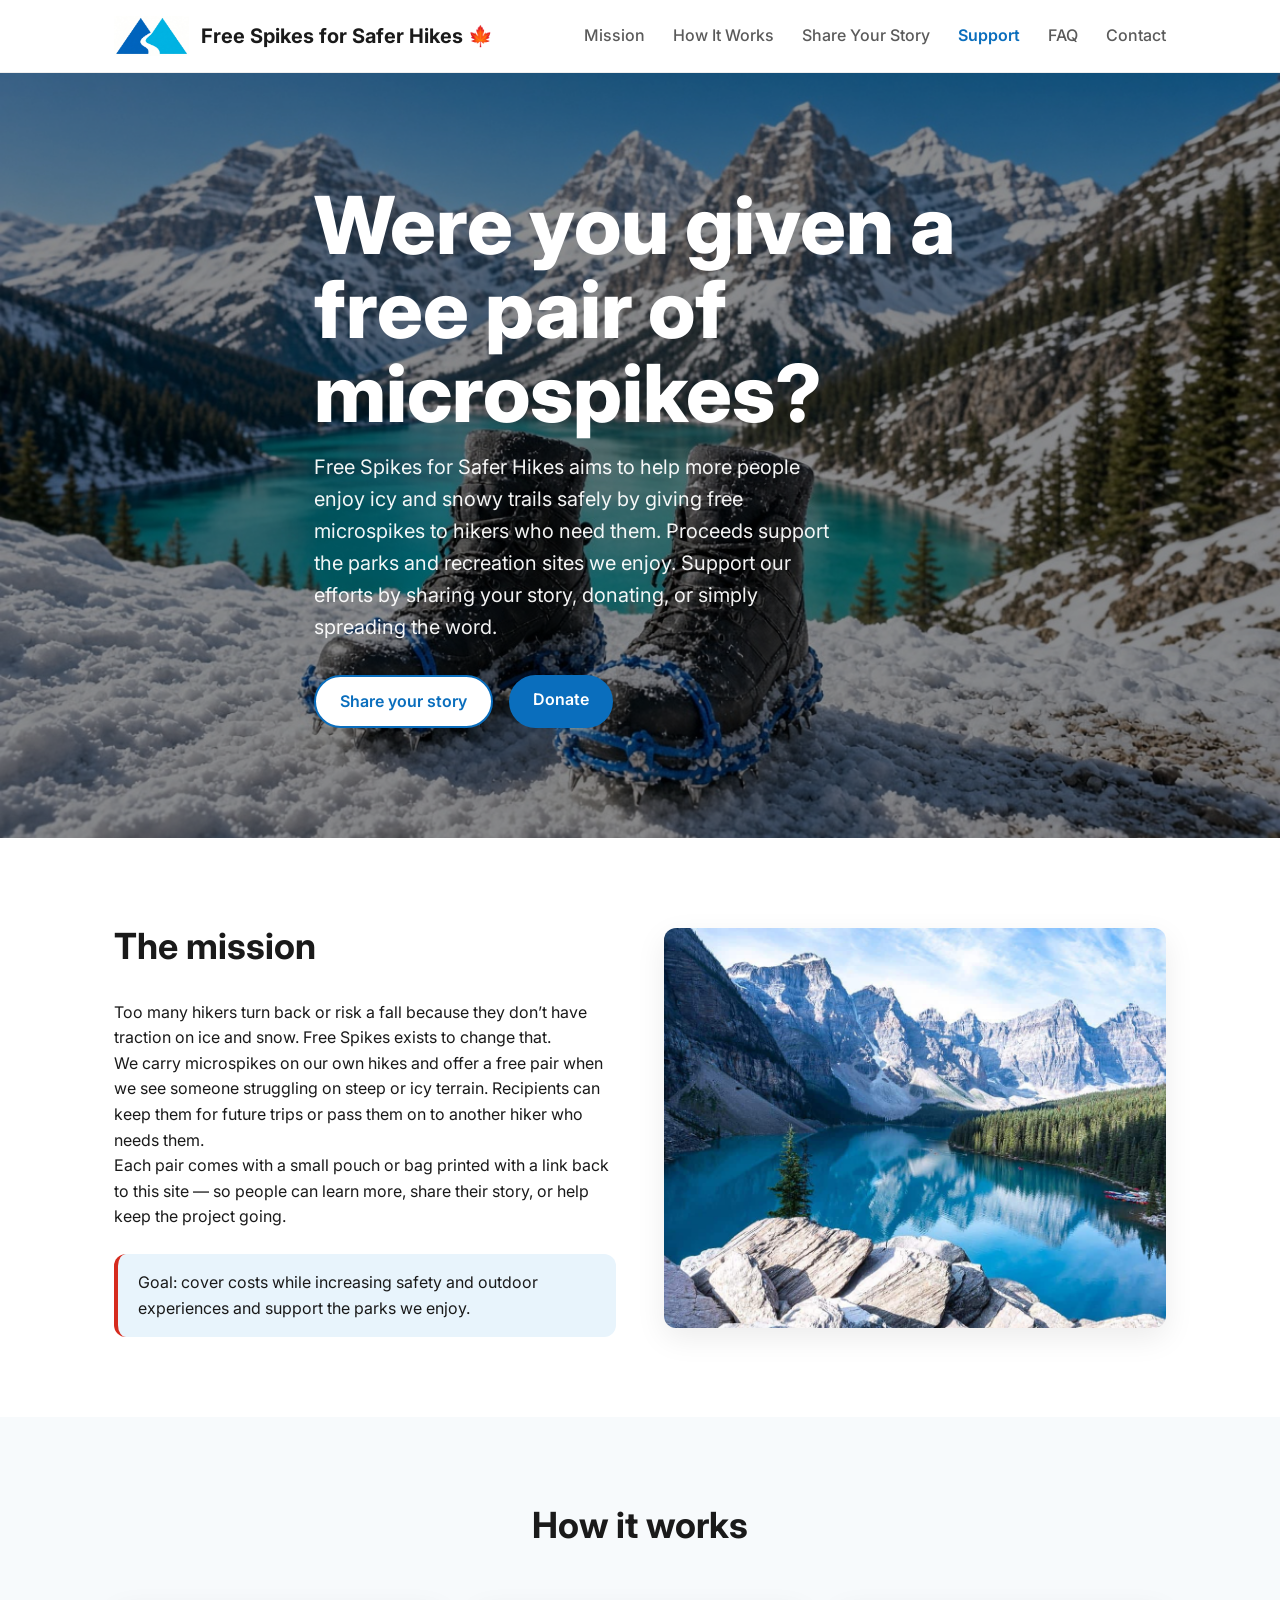
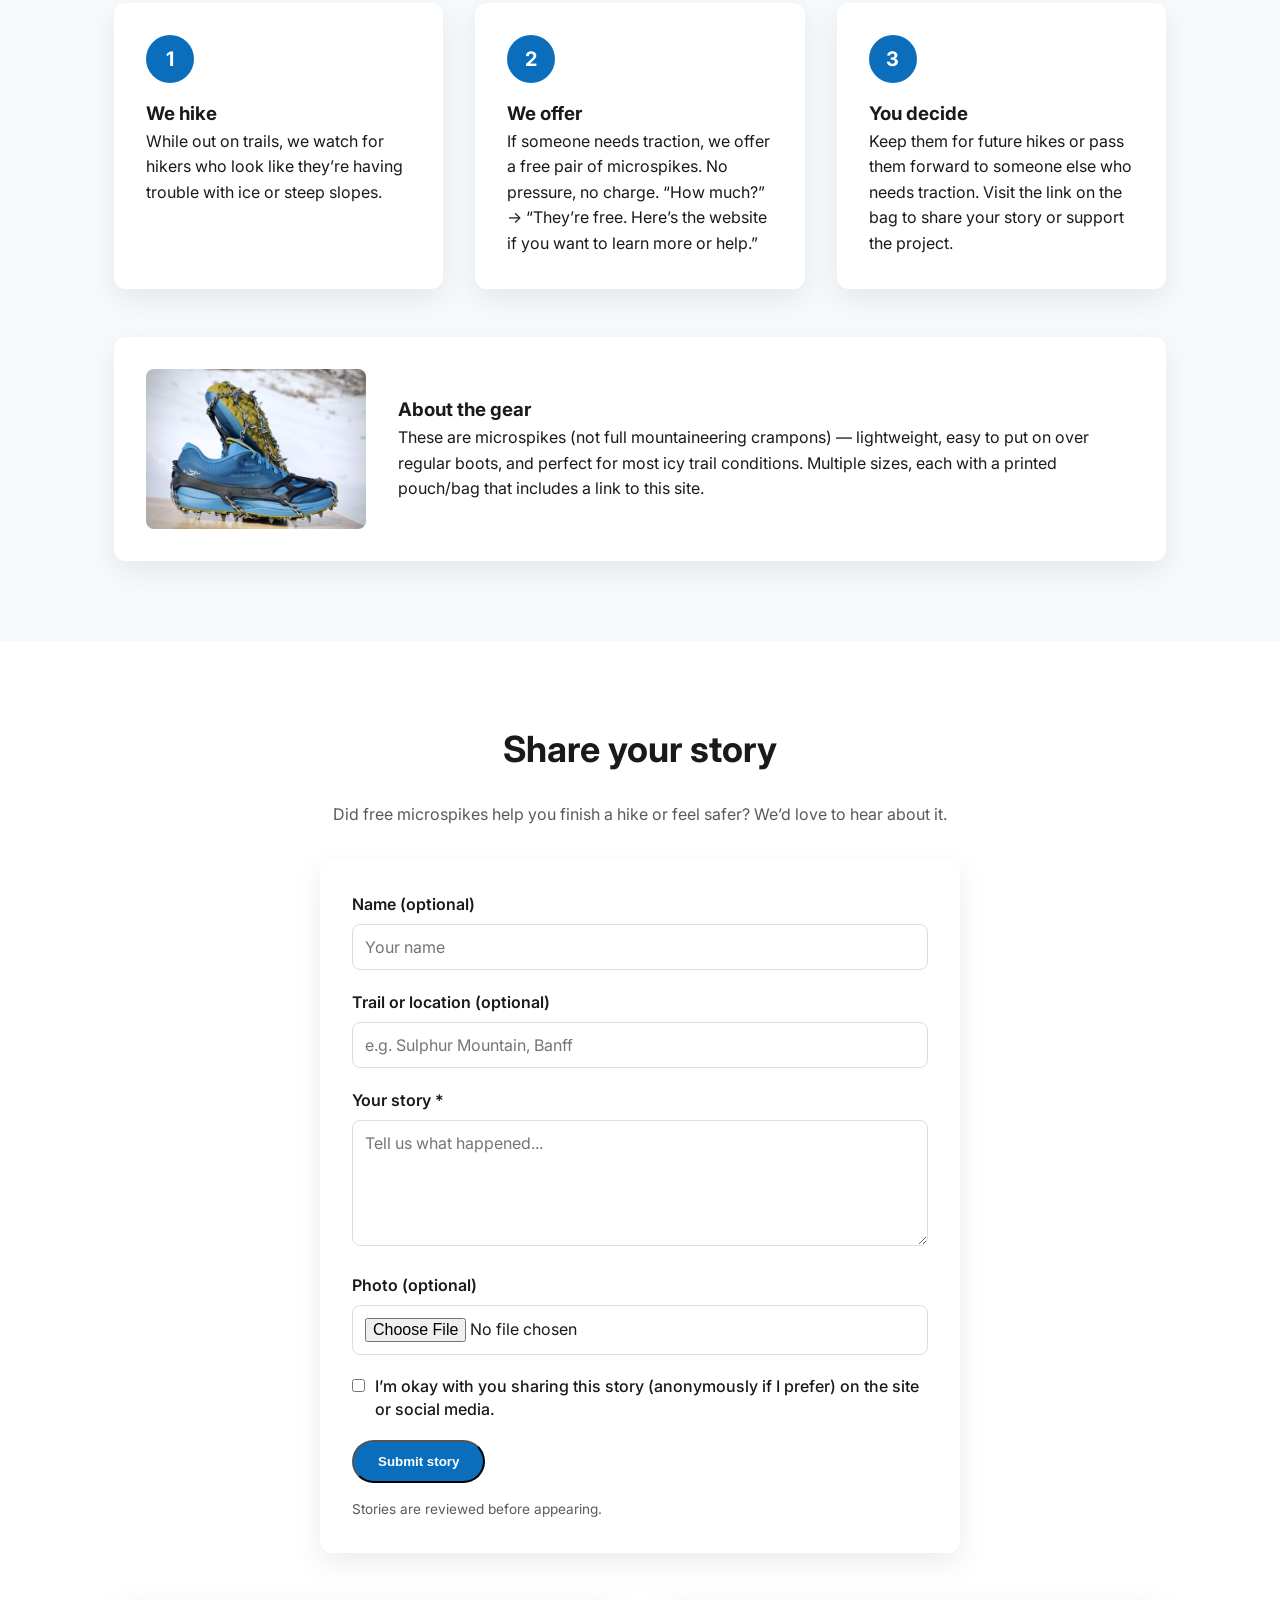
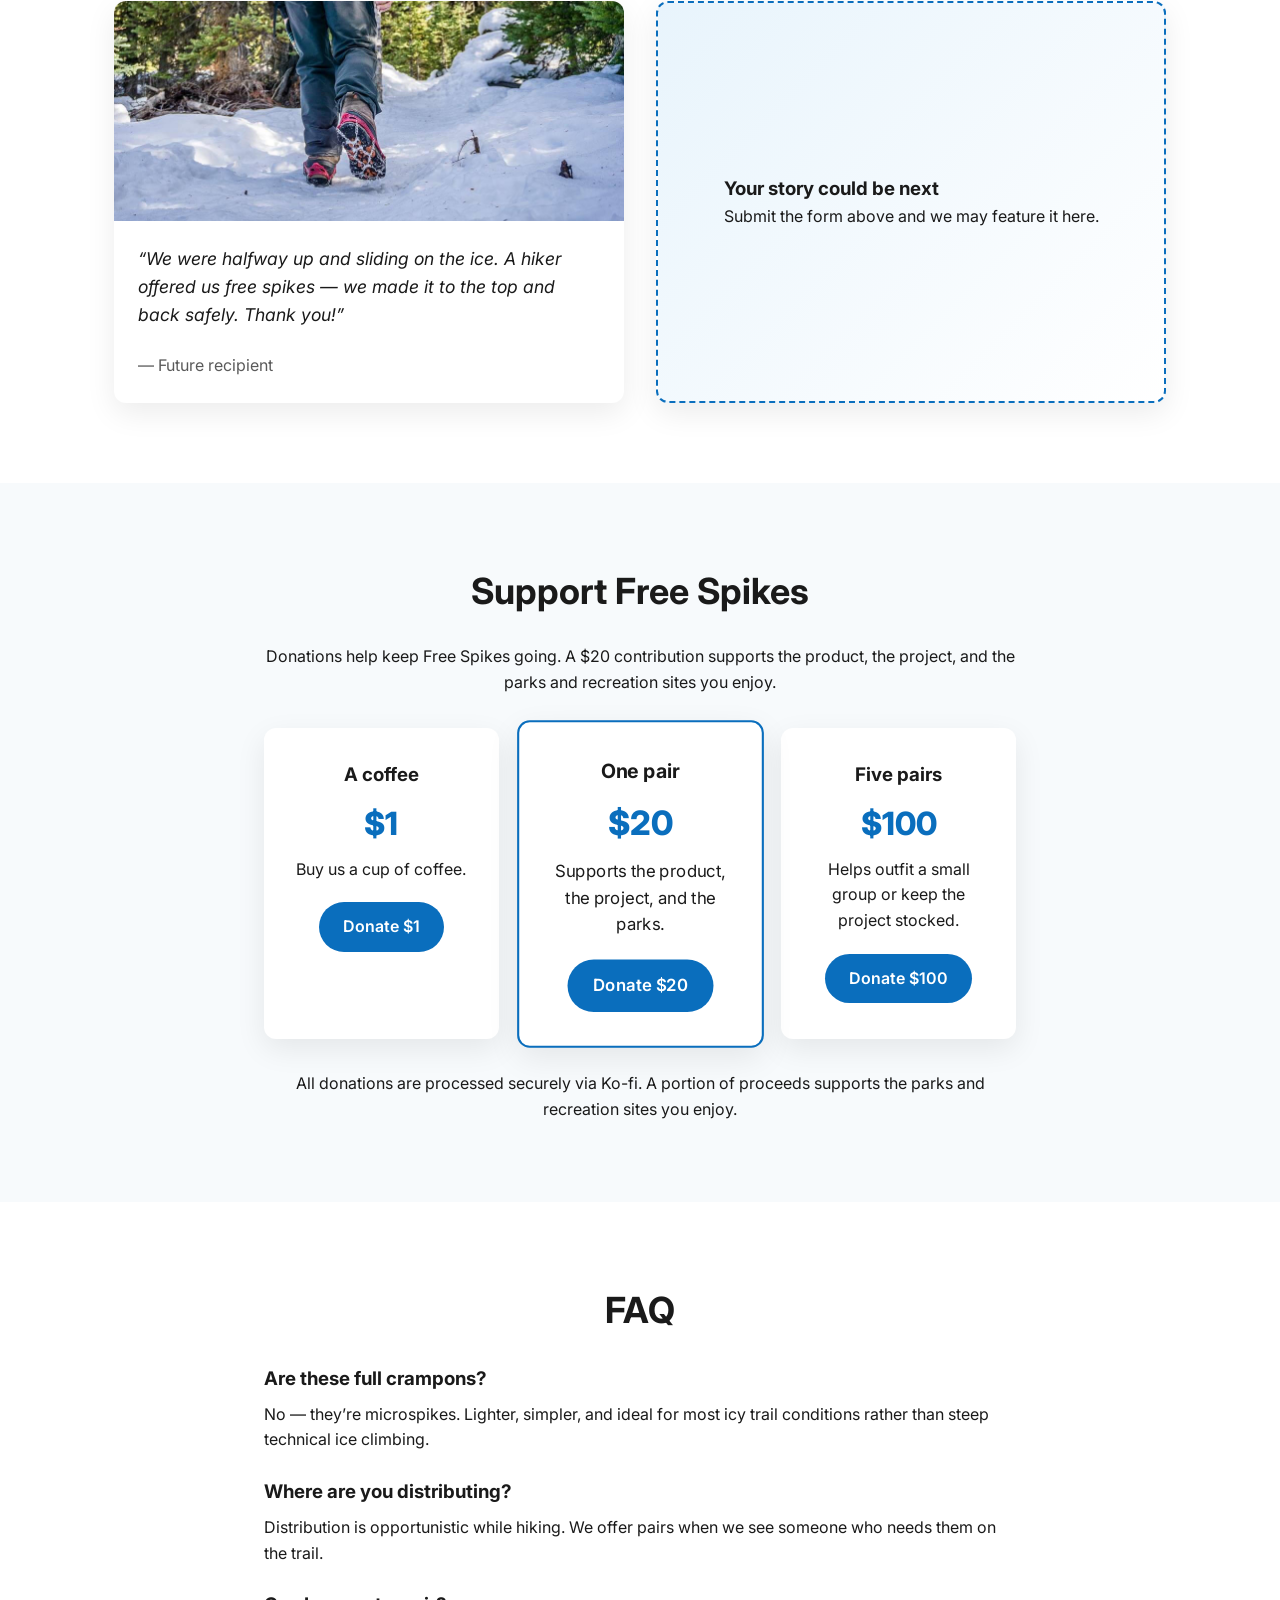
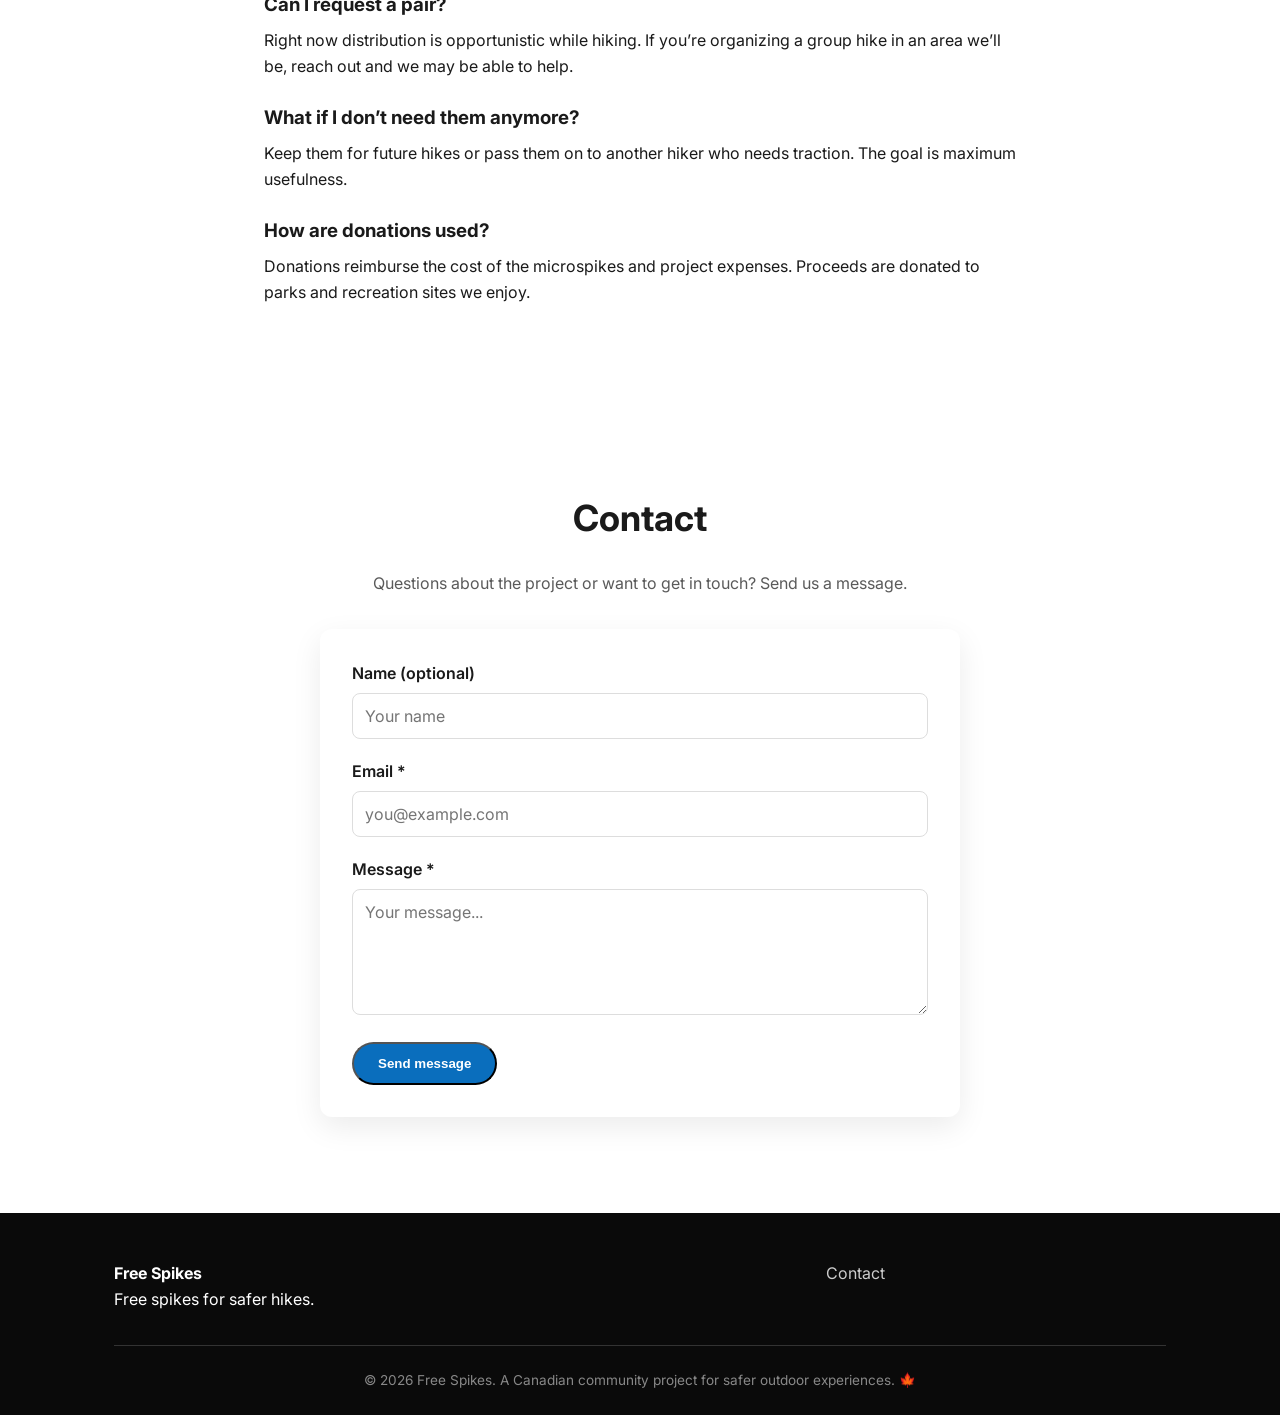
<file: public/index.html>
<!DOCTYPE html>
<html lang="en">
<head>
  <meta charset="UTF-8">
  <meta name="viewport" content="width=device-width, initial-scale=1.0">
  <title>Free Spikes for Safer Hikes</title>
  <meta name="description" content="Were you given a free pair of microspikes? Free Spikes for Safer Hikes aims to help more people enjoy icy trails safely.">
  <link rel="icon" href="favicon.png?v=2" type="image/png">
  <link rel="apple-touch-icon" href="apple-touch-icon.png">
  <meta property="og:title" content="Free Spikes for Safer Hikes">
  <meta property="og:description" content="Were you given a free pair of microspikes? Free Spikes aims to help more people enjoy icy and snowy trails safely.">
  <meta property="og:image" content="https://freespikes.com/hero.jpg">
  <meta property="og:url" content="https://freespikes.com">
  <meta property="og:type" content="website">
  <meta name="twitter:card" content="summary_large_image">
  <link rel="stylesheet" href="styles.css">
  <link rel="preconnect" href="https://fonts.googleapis.com">
  <link rel="preconnect" href="https://fonts.gstatic.com" crossorigin>
  <link href="https://fonts.googleapis.com/css2?family=Inter:wght@400;500;600;700;800&display=swap" rel="stylesheet">
</head>
<body>
  <header class="header">
    <nav class="nav container">
      <a href="#" class="logo">
        <img src="logo-icon.png" alt="Free Spikes logo" class="logo-img">
        <span>Free Spikes for Safer Hikes 🍁</span>
      </a>
      <ul class="nav-links">
        <li><a href="#mission">Mission</a></li>
        <li><a href="#how">How It Works</a></li>
        <li><a href="#stories">Share Your Story</a></li>
        <li><a href="#support" class="nav-support">Support</a></li>
        <li><a href="#faq">FAQ</a></li>
        <li><a href="#contact">Contact</a></li>
      </ul>
    </nav>
  </header>

  <section class="hero">
    <div class="hero-bg">
      <img src="hero.jpg" alt="Blue microspikes on snowy trail with turquoise lake and mountains">
    </div>
    <div class="hero-content container">
      <h1>Were you given a free pair of microspikes?</h1>
      <p class="hero-sub">Free Spikes for Safer Hikes aims to help more people enjoy icy and snowy trails safely by giving free microspikes to hikers who need them. Proceeds support the parks and recreation sites we enjoy. Support our efforts by sharing your story, donating, or simply spreading the word.</p>
      <div class="hero-actions">
        <a href="#stories" class="btn btn-secondary">Share your story</a>
        <a href="#support" class="btn btn-primary">Donate</a>
      </div>
    </div>
  </section>

  <section id="mission" class="section">
    <div class="container">
      <div class="grid-2">
        <div>
          <h2>The mission</h2>
          <p>Too many hikers turn back or risk a fall because they don’t have traction on ice and snow. Free Spikes exists to change that.</p>
          <p>We carry microspikes on our own hikes and offer a free pair when we see someone struggling on steep or icy terrain. Recipients can keep them for future trips or pass them on to another hiker who needs them.</p>
          <p>Each pair comes with a small pouch or bag printed with a link back to this site — so people can learn more, share their story, or help keep the project going.</p>
          <p class="highlight">Goal: cover costs while increasing safety and outdoor experiences and support the parks we enjoy.</p>
        </div>
        <div class="mission-image">
          <img src="lake.jpg" alt="Beautiful turquoise mountain lake">
        </div>
      </div>
    </div>
  </section>

  <section id="how" class="section section-alt">
    <div class="container">
      <h2 class="center">How it works</h2>
      <div class="steps">
        <div class="step">
          <div class="step-num">1</div>
          <h3>We hike</h3>
          <p>While out on trails, we watch for hikers who look like they’re having trouble with ice or steep slopes.</p>
        </div>
        <div class="step">
          <div class="step-num">2</div>
          <h3>We offer</h3>
          <p>If someone needs traction, we offer a free pair of microspikes. No pressure, no charge. “How much?” → “They’re free. Here’s the website if you want to learn more or help.”</p>
        </div>
        <div class="step">
          <div class="step-num">3</div>
          <h3>You decide</h3>
          <p>Keep them for future hikes or pass them forward to someone else who needs traction. Visit the link on the bag to share your story or support the project.</p>
        </div>
      </div>
      <div class="gear-note">
        <img src="spikes.jpg" alt="Example of microspikes on hiking boots">
        <div>
          <h3>About the gear</h3>
          <p>These are microspikes (not full mountaineering crampons) — lightweight, easy to put on over regular boots, and perfect for most icy trail conditions. Multiple sizes, each with a printed pouch/bag that includes a link to this site.</p>
        </div>
      </div>
    </div>
  </section>

  <section id="stories" class="section">
    <div class="container">
      <h2 class="center">Share your story</h2>
      <p class="center sub">Did free microspikes help you finish a hike or feel safer? We’d love to hear about it.</p>
      
      <div class="story-form-wrapper">
        <form id="story-form" class="story-form" action="/api/submit" method="POST" enctype="multipart/form-data">
          <input type="hidden" name="form_type" value="story">
          <div class="form-row">
            <label for="name">Name (optional)</label>
            <input type="text" id="name" name="name" placeholder="Your name">
          </div>
          <div class="form-row">
            <label for="trail">Trail or location (optional)</label>
            <input type="text" id="trail" name="trail" placeholder="e.g. Sulphur Mountain, Banff">
          </div>
          <div class="form-row">
            <label for="story">Your story *</label>
            <textarea id="story" name="story" rows="5" required placeholder="Tell us what happened..."></textarea>
          </div>
          <div class="form-row">
            <label for="photo">Photo (optional)</label>
            <input type="file" id="photo" name="photo" accept="image/*">
          </div>
          <div class="form-row">
            <label class="check">
              <input type="checkbox" name="permission" value="yes">
              <span>I’m okay with you sharing this story (anonymously if I prefer) on the site or social media.</span>
            </label>
          </div>
          <button type="submit" class="btn btn-primary">Submit story</button>
          <p class="form-note">Stories are reviewed before appearing.</p>
          <p id="story-success" class="form-success" style="display:none; color: #0a6ebd; font-weight: 600; margin-top: 1rem;">Thanks! Your story has been received.</p>
        </form>
      </div>

      <div class="stories-grid" style="margin-top: 3rem;">
        <div class="story-card">
          <img src="hiking.jpg" alt="Hiker with microspikes on snowy trail">
          <blockquote>“We were halfway up and sliding on the ice. A hiker offered us free spikes — we made it to the top and back safely. Thank you!”</blockquote>
          <cite>— Future recipient</cite>
        </div>
        <div class="story-card placeholder">
          <div class="placeholder-content">
            <h3>Your story could be next</h3>
            <p>Submit the form above and we may feature it here.</p>
          </div>
        </div>
      </div>
    </div>
  </section>

  <section id="support" class="section section-alt">
    <div class="container narrow">
      <h2 class="center">Support Free Spikes</h2>
      <p class="center">Donations help keep Free Spikes going. A $20 contribution supports the product, the project, and the parks and recreation sites you enjoy.</p>
      <div class="support-options">
        <div class="option">
          <h3>A coffee</h3>
          <p class="price">$1</p>
          <p>Buy us a cup of coffee.</p>
          <a href="https://ko-fi.com/freespikes" class="btn btn-primary" target="_blank" rel="noopener">Donate $1</a>
        </div>
        <div class="option featured">
          <h3>One pair</h3>
          <p class="price">$20</p>
          <p>Supports the product, the project, and the parks.</p>
          <a href="https://ko-fi.com/freespikes" class="btn btn-primary" target="_blank" rel="noopener">Donate $20</a>
        </div>
        <div class="option">
          <h3>Five pairs</h3>
          <p class="price">$100</p>
          <p>Helps outfit a small group or keep the project stocked.</p>
          <a href="https://ko-fi.com/freespikes" class="btn btn-primary" target="_blank" rel="noopener">Donate $100</a>
        </div>
      </div>
      <p class="small center" style="margin-top: 2rem;">All donations are processed securely via Ko-fi. A portion of proceeds supports the parks and recreation sites you enjoy.</p>
    </div>
  </section>

  <section id="faq" class="section faq">
    <div class="container narrow">
      <h2 class="center">FAQ</h2>
      <div class="faq-item">
        <h3>Are these full crampons?</h3>
        <p>No — they’re microspikes. Lighter, simpler, and ideal for most icy trail conditions rather than steep technical ice climbing.</p>
      </div>
      <div class="faq-item">
        <h3>Where are you distributing?</h3>
        <p>Distribution is opportunistic while hiking. We offer pairs when we see someone who needs them on the trail.</p>
      </div>
      <div class="faq-item">
        <h3>Can I request a pair?</h3>
        <p>Right now distribution is opportunistic while hiking. If you’re organizing a group hike in an area we’ll be, reach out and we may be able to help.</p>
      </div>
      <div class="faq-item">
        <h3>What if I don’t need them anymore?</h3>
        <p>Keep them for future hikes or pass them on to another hiker who needs traction. The goal is maximum usefulness.</p>
      </div>
      <div class="faq-item">
        <h3>How are donations used?</h3>
        <p>Donations reimburse the cost of the microspikes and project expenses. Proceeds are donated to parks and recreation sites we enjoy.</p>
      </div>
    </div>
  </section>

  <section id="contact" class="section">
    <div class="container narrow">
      <h2 class="center">Contact</h2>
      <p class="center sub">Questions about the project or want to get in touch? Send us a message.</p>
      <div class="story-form-wrapper">
        <form class="story-form" action="/api/submit" method="POST">
          <input type="hidden" name="form_type" value="contact">
          <div class="form-row">
            <label for="contact-name">Name (optional)</label>
            <input type="text" id="contact-name" name="name" placeholder="Your name">
          </div>
          <div class="form-row">
            <label for="contact-email">Email *</label>
            <input type="email" id="contact-email" name="email" required placeholder="you@example.com">
          </div>
          <div class="form-row">
            <label for="contact-message">Message *</label>
            <textarea id="contact-message" name="message" rows="5" required placeholder="Your message..."></textarea>
          </div>
          <button type="submit" class="btn btn-primary">Send message</button>
          <p id="contact-success" class="form-success" style="display:none; color: #0a6ebd; font-weight: 600; margin-top: 1rem;">Thanks! Your message has been sent.</p>
        </form>
      </div>
    </div>
  </section>

  <footer class="footer">
    <div class="container">
      <div class="footer-grid">
        <div>
          <strong>Free Spikes</strong>
          <p>Free spikes for safer hikes.</p>
        </div>
        <div>
          <a href="#contact">Contact</a>
        </div>
      </div>
      <p class="copyright">© 2026 Free Spikes. A Canadian community project for safer outdoor experiences. 🍁</p>
    </div>
  </footer>

  <script src="script.js"></script>
</body>
</html>
</file>
<file: public/styles.css>
:root {
  --blue: #0a6ebd;
  --blue-dark: #084a80;
  --blue-light: #e8f4fc;
  --accent: #00b4d8;
  --text: #1a1a1a;
  --muted: #5a5a5a;
  --bg: #ffffff;
  --bg-alt: #f7fafc;
  --radius: 12px;
  --shadow: 0 10px 30px rgba(0,0,0,0.08);
}

* { box-sizing: border-box; margin: 0; padding: 0; }
html { scroll-behavior: smooth; }
body {
  font-family: 'Inter', system-ui, -apple-system, sans-serif;
  color: var(--text);
  line-height: 1.6;
  background: var(--bg);
}
img { max-width: 100%; display: block; }
.container { max-width: 1100px; margin: 0 auto; padding: 0 1.5rem; }
.narrow { max-width: 800px; }

.header {
  position: sticky;
  top: 0;
  background: rgba(255,255,255,0.95);
  backdrop-filter: blur(10px);
  border-bottom: 1px solid #eee;
  z-index: 100;
}
.nav {
  display: flex;
  align-items: center;
  justify-content: space-between;
  height: 72px;
}
.logo {
  display: flex;
  align-items: center;
  gap: 0.75rem;
  text-decoration: none;
  color: var(--text);
  font-weight: 700;
  font-size: 1.25rem;
}
.logo-img { height: 40px; width: auto; object-fit: contain; }
.nav-links {
  display: flex;
  list-style: none;
  gap: 1.75rem;
}
.nav-links a {
  text-decoration: none;
  color: var(--muted);
  font-weight: 500;
}
.nav-links a:hover { color: var(--blue); }
.nav-support {
  color: var(--blue) !important;
  font-weight: 600 !important;
}
.nav-support:hover { color: var(--blue-dark) !important; }

.btn {
  display: inline-block;
  padding: 0.75rem 1.5rem;
  border-radius: 999px;
  text-decoration: none;
  font-weight: 600;
  transition: all 0.2s;
}
.btn-primary {
  background: var(--blue);
  color: white;
}
.btn-primary:hover { background: var(--blue-dark); }
.btn-secondary {
  background: white;
  color: var(--blue);
  border: 2px solid var(--blue);
}
.btn-secondary:hover { background: var(--blue-light); }

.hero {
  position: relative;
  min-height: 85vh;
  display: flex;
  align-items: center;
  color: white;
  overflow: hidden;
}
.hero-bg {
  position: absolute;
  inset: 0;
}
.hero-bg img {
  width: 100%;
  height: 100%;
  object-fit: cover;
  filter: brightness(0.55);
}
.hero-content {
  position: relative;
  z-index: 2;
  max-width: 700px;
}
.eyebrow {
  text-transform: uppercase;
  letter-spacing: 0.1em;
  font-size: 0.85rem;
  font-weight: 600;
  margin-bottom: 1rem;
  opacity: 0.9;
}
.hero h1 {
  font-size: clamp(3rem, 7vw, 5rem);
  line-height: 1.05;
  font-weight: 800;
  margin-bottom: 1rem;
}
.hero-sub {
  font-size: 1.25rem;
  max-width: 520px;
  margin-bottom: 2rem;
  opacity: 0.95;
}
.hero-actions { display: flex; gap: 1rem; flex-wrap: wrap; }

.section { padding: 5rem 0; }
.section-alt { background: var(--bg-alt); }
h2 { font-size: 2.25rem; margin-bottom: 1.5rem; font-weight: 700; }
.center { text-align: center; }
.sub { color: var(--muted); margin-bottom: 2rem; }
.highlight {
  background: var(--blue-light);
  padding: 1rem 1.25rem;
  border-radius: var(--radius);
  border-left: 4px solid #d52b1e;
  margin-top: 1.5rem;
}

.grid-2 {
  display: grid;
  grid-template-columns: 1fr 1fr;
  gap: 3rem;
  align-items: center;
}
.mission-image img {
  border-radius: var(--radius);
  box-shadow: var(--shadow);
  height: 400px;
  width: 100%;
  object-fit: cover;
}

.steps {
  display: grid;
  grid-template-columns: repeat(3, 1fr);
  gap: 2rem;
  margin: 3rem 0;
}
.step {
  background: white;
  padding: 2rem;
  border-radius: var(--radius);
  box-shadow: var(--shadow);
}
.step-num {
  width: 48px;
  height: 48px;
  background: var(--blue);
  color: white;
  border-radius: 50%;
  display: flex;
  align-items: center;
  justify-content: center;
  font-weight: 700;
  font-size: 1.25rem;
  margin-bottom: 1rem;
}
.gear-note {
  display: flex;
  gap: 2rem;
  align-items: center;
  background: white;
  padding: 2rem;
  border-radius: var(--radius);
  box-shadow: var(--shadow);
  margin-top: 2rem;
}
.gear-note img {
  width: 220px;
  height: 160px;
  object-fit: cover;
  border-radius: 8px;
  flex-shrink: 0;
}

.stories-grid {
  display: grid;
  grid-template-columns: 1fr 1fr;
  gap: 2rem;
}
.story-card {
  background: white;
  border-radius: var(--radius);
  overflow: hidden;
  box-shadow: var(--shadow);
}
.story-card img {
  height: 220px;
  width: 100%;
  object-fit: cover;
}
.story-card blockquote {
  padding: 1.5rem;
  font-style: italic;
  font-size: 1.1rem;
}
.story-card cite {
  display: block;
  padding: 0 1.5rem 1.5rem;
  color: var(--muted);
  font-style: normal;
}
.placeholder {
  display: flex;
  align-items: center;
  justify-content: center;
  min-height: 300px;
  background: linear-gradient(135deg, var(--blue-light), #fff);
  border: 2px dashed var(--blue);
}
.story-form-wrapper {
  max-width: 640px;
  margin: 0 auto 1rem;
  background: white;
  padding: 2rem;
  border-radius: var(--radius);
  box-shadow: var(--shadow);
}
.story-form .form-row {
  margin-bottom: 1.25rem;
}
.story-form label {
  display: block;
  font-weight: 600;
  margin-bottom: 0.4rem;
}
.story-form label.check {
  display: flex;
  align-items: flex-start;
  gap: 0.6rem;
  font-weight: 500;
  margin-bottom: 0;
  line-height: 1.4;
}
.story-form label.check input {
  width: auto;
  margin-top: 0.2rem;
  flex: 0 0 auto;
}
.story-form input,
.story-form textarea {
  width: 100%;
  padding: 0.75rem;
  border: 1px solid #ddd;
  border-radius: 8px;
  font-family: inherit;
  font-size: 1rem;
}
.story-form input:focus,
.story-form textarea:focus {
  outline: none;
  border-color: var(--blue);
}
.form-note {
  font-size: 0.85rem;
  color: var(--muted);
  margin-top: 1rem;
}

.support-options {
  display: grid;
  grid-template-columns: repeat(3, 1fr);
  gap: 1.5rem;
  margin-top: 2rem;
}
.option {
  background: white;
  padding: 2rem 1.5rem;
  border-radius: var(--radius);
  box-shadow: var(--shadow);
  text-align: center;
}
.option.featured {
  border: 2px solid var(--blue);
  transform: scale(1.05);
}
.option .btn {
  margin-top: 1.25rem;
}
.price {
  font-size: 2rem;
  font-weight: 800;
  color: var(--blue);
  margin: 0.5rem 0;
}

.faq-item {
  margin-bottom: 1.5rem;
}
.faq-item h3 {
  margin-bottom: 0.5rem;
}

.footer {
  background: #0a0a0a;
  color: white;
  padding: 3rem 0 1.5rem;
}
.footer-grid {
  display: grid;
  grid-template-columns: 2fr 1fr;
  gap: 2rem;
  margin-bottom: 2rem;
}
.footer a {
  color: #ccc;
  text-decoration: none;
}
.footer a:hover { color: white; }
.copyright {
  text-align: center;
  color: #888;
  font-size: 0.85rem;
  padding-top: 1.5rem;
  border-top: 1px solid #333;
}

@media (max-width: 768px) {
  .nav-links { display: none; }
  .grid-2, .steps, .stories-grid, .support-options, .footer-grid {
    grid-template-columns: 1fr;
  }
  .option.featured { transform: none; }
  .gear-note { flex-direction: column; }
  .hero h1 { font-size: 2.5rem; }
}
</file>
